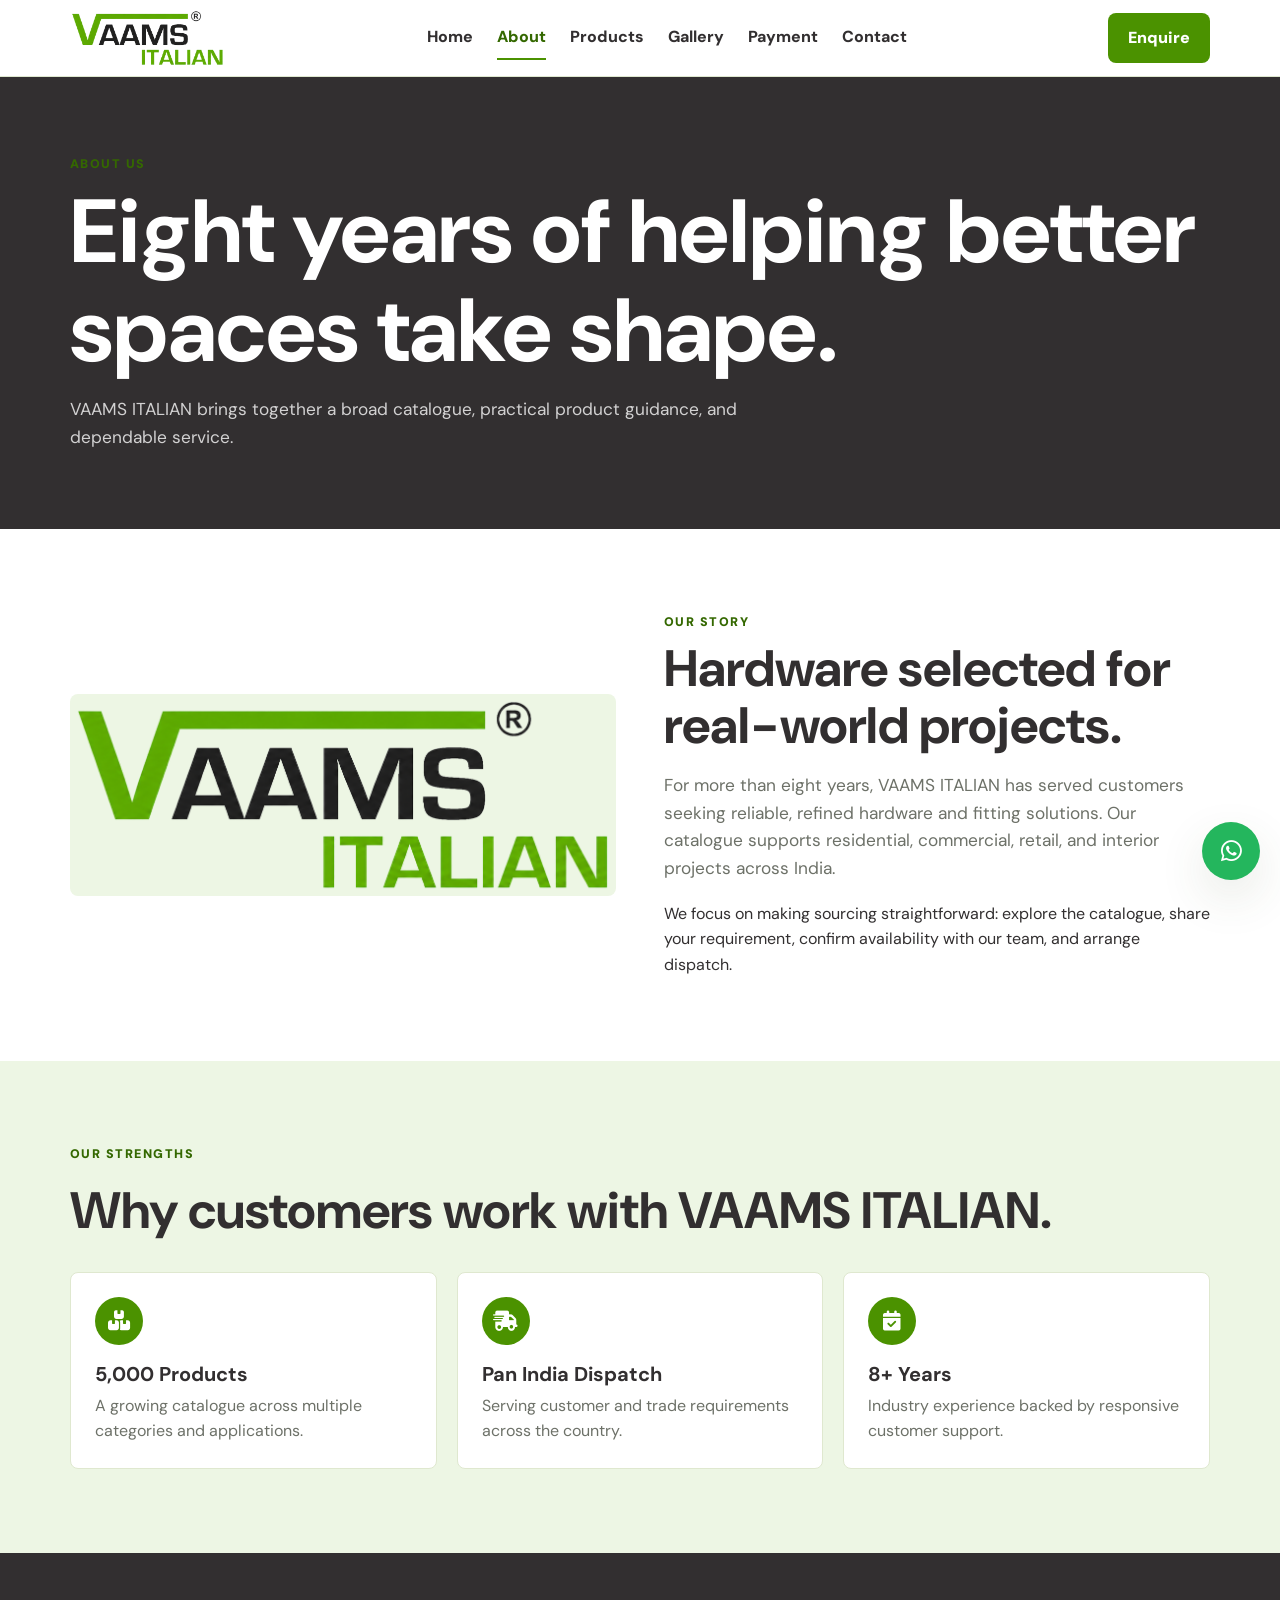
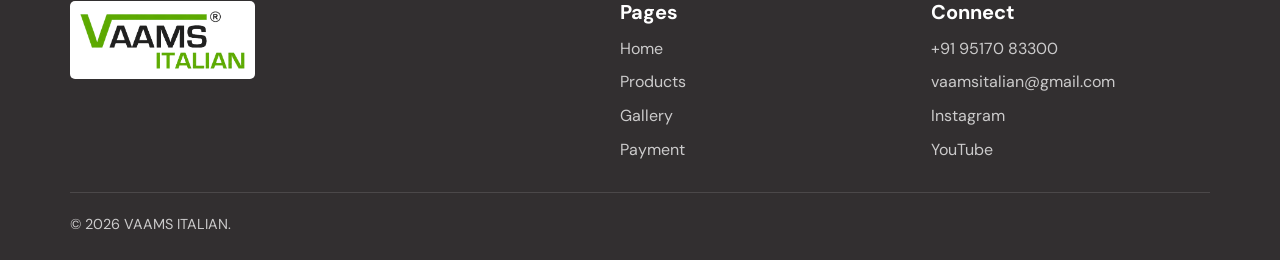
<file: about.html>
<!doctype html><html lang="en"><head><meta charset="utf-8"><meta name="viewport" content="width=device-width,initial-scale=1"><title>About | VAAMS ITALIAN</title><link rel="preconnect" href="https://fonts.googleapis.com"><link rel="preconnect" href="https://fonts.gstatic.com" crossorigin><link href="https://fonts.googleapis.com/css2?family=DM+Sans:wght@400;500;600;700;800;900&display=swap" rel="stylesheet"><link rel="stylesheet" href="https://cdnjs.cloudflare.com/ajax/libs/font-awesome/6.5.2/css/all.min.css"><link rel="stylesheet" href="style.css"></head><body>
<header class="site-header"><nav class="container nav"><a class="logo" href="index.html"><img src="assets/vaams-logo-transparent.png" alt="VAAMS ITALIAN"></a><div class="nav-links"><a href="index.html">Home</a><a href="about.html">About</a><a href="products.html">Products</a><a href="gallery.html">Gallery</a><a href="payment.html">Payment</a><a href="contact.html">Contact</a></div><div class="nav-actions"><a class="btn" data-whatsapp target="_blank">Enquire</a><button class="menu-toggle" aria-label="Open menu"><i class="fa-solid fa-bars"></i></button></div></nav></header>
<main><section class="page-hero"><div class="container"><p class="eyebrow">About us</p><h1>Eight years of helping better spaces take shape.</h1><p class="lead">VAAMS ITALIAN brings together a broad catalogue, practical product guidance, and dependable service.</p></div></section><section class="section"><div class="container split"><div class="brand-showcase"><img src="assets/vaams-logo-transparent.png" alt="VAAMS ITALIAN logo"></div><div><p class="eyebrow">Our story</p><h2>Hardware selected for real-world projects.</h2><p class="lead" style="margin-top:18px">For more than eight years, VAAMS ITALIAN has served customers seeking reliable, refined hardware and fitting solutions. Our catalogue supports residential, commercial, retail, and interior projects across India.</p><p style="margin-top:18px">We focus on making sourcing straightforward: explore the catalogue, share your requirement, confirm availability with our team, and arrange dispatch.</p></div></div></section><section class="section soft-section"><div class="container"><div class="section-head"><p class="eyebrow">Our strengths</p><h2>Why customers work with VAAMS ITALIAN.</h2></div><div class="feature-grid"><article class="feature-card"><span class="feature-icon"><i class="fa-solid fa-boxes-stacked"></i></span><h3>5,000 Products</h3><p>A growing catalogue across multiple categories and applications.</p></article><article class="feature-card"><span class="feature-icon"><i class="fa-solid fa-truck-fast"></i></span><h3>Pan India Dispatch</h3><p>Serving customer and trade requirements across the country.</p></article><article class="feature-card"><span class="feature-icon"><i class="fa-solid fa-calendar-check"></i></span><h3>8+ Years</h3><p>Industry experience backed by responsive customer support.</p></article></div></div></section></main>
<footer class="footer"><div class="container footer-grid"><div><img class="footer-logo" src="assets/vaams-logo-transparent.png" alt="VAAMS ITALIAN"></div><div><h3>Pages</h3><div class="footer-links"><a href="index.html">Home</a><a href="products.html">Products</a><a href="gallery.html">Gallery</a><a href="payment.html">Payment</a></div></div><div><h3>Connect</h3><div class="footer-links"><a data-phone></a><a data-email></a><a data-instagram target="_blank">Instagram</a><a data-youtube target="_blank">YouTube</a></div></div></div><div class="container footer-bottom">&copy; <span data-year></span> VAAMS ITALIAN.</div></footer><a class="floating-whatsapp" data-whatsapp target="_blank"><i class="fa-brands fa-whatsapp"></i></a><script src="app.js"></script></body></html>
</file>
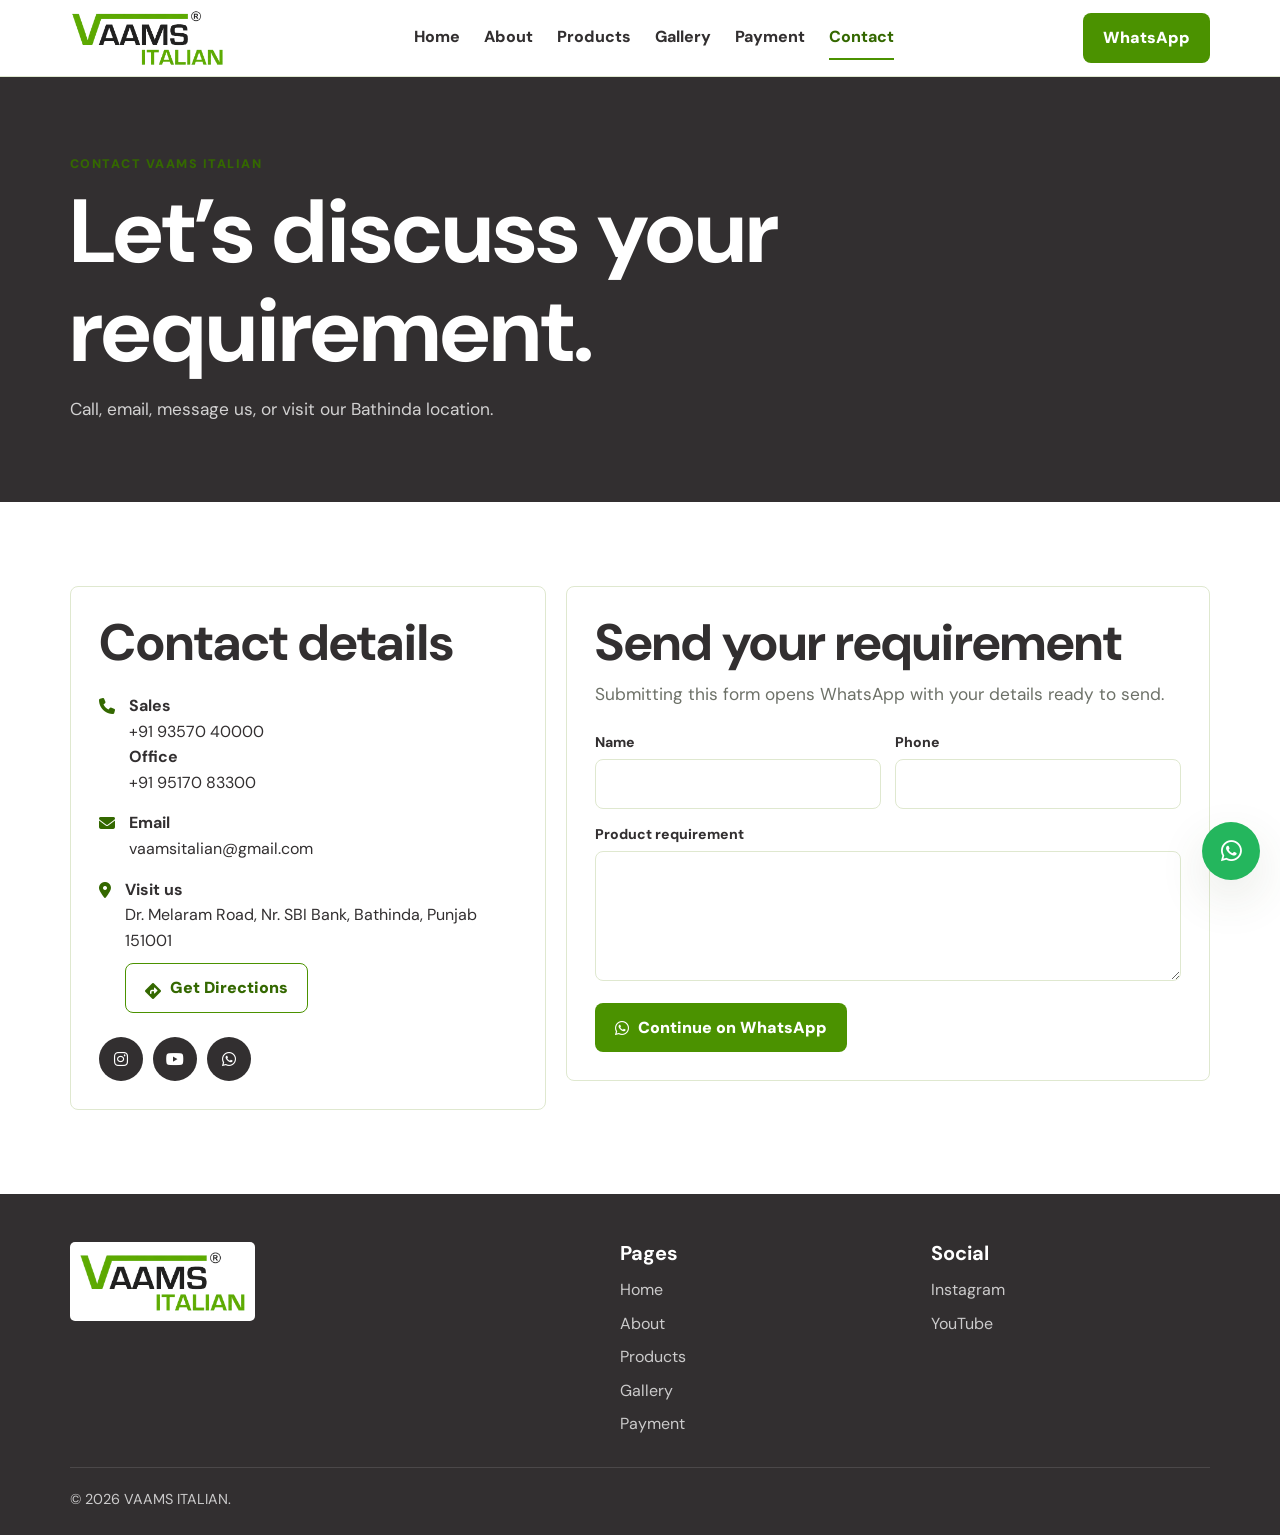
<file: contact.html>
<!doctype html><html lang="en"><head><meta charset="utf-8"><meta name="viewport" content="width=device-width,initial-scale=1"><title>Contact | VAAMS ITALIAN</title><link rel="preconnect" href="https://fonts.googleapis.com"><link rel="preconnect" href="https://fonts.gstatic.com" crossorigin><link href="https://fonts.googleapis.com/css2?family=DM+Sans:wght@400;500;600;700;800;900&display=swap" rel="stylesheet"><link rel="stylesheet" href="https://cdnjs.cloudflare.com/ajax/libs/font-awesome/6.5.2/css/all.min.css"><link rel="stylesheet" href="style.css"></head><body>
<header class="site-header"><nav class="container nav"><a class="logo" href="index.html"><img src="assets/vaams-logo-transparent.png" alt="VAAMS ITALIAN"></a><div class="nav-links"><a href="index.html">Home</a><a href="about.html">About</a><a href="products.html">Products</a><a href="gallery.html">Gallery</a><a href="payment.html">Payment</a><a href="contact.html">Contact</a></div><div class="nav-actions"><a class="btn" data-whatsapp target="_blank">WhatsApp</a><button class="menu-toggle" aria-label="Open menu"><i class="fa-solid fa-bars"></i></button></div></nav></header>
<main><section class="page-hero"><div class="container"><p class="eyebrow">Contact VAAMS ITALIAN</p><h1>Let’s discuss your requirement.</h1><p class="lead">Call, email, message us, or visit our Bathinda location.</p></div></section><section class="section"><div class="container contact-grid"><aside class="panel"><h2>Contact details</h2><div class="contact-list"><div class="contact-item"><i class="fa-solid fa-phone"></i><div><strong>Sales</strong><p><a data-sales-phone></a></p><strong style="margin-top:8px">Office</strong><p><a data-phone></a></p></div></div><div class="contact-item"><i class="fa-solid fa-envelope"></i><div><strong>Email</strong><p><a data-email></a></p></div></div><div class="contact-item"><i class="fa-solid fa-location-dot"></i><div><strong>Visit us</strong><p>Dr. Melaram Road, Nr. SBI Bank, Bathinda, Punjab 151001</p><p style="margin-top:10px"><a class="btn btn-outline" data-directions target="_blank"><i class="fa-solid fa-diamond-turn-right"></i> Get Directions</a></p></div></div></div><div class="socials"><a class="social-link" data-instagram target="_blank" aria-label="Instagram"><i class="fa-brands fa-instagram"></i></a><a class="social-link" data-youtube target="_blank" aria-label="YouTube"><i class="fa-brands fa-youtube"></i></a><a class="social-link" data-whatsapp target="_blank" aria-label="WhatsApp"><i class="fa-brands fa-whatsapp"></i></a></div></aside><section class="panel"><h2>Send your requirement</h2><p class="lead" style="margin:10px 0 22px">Submitting this form opens WhatsApp with your details ready to send.</p><form id="contact-form"><div class="form-grid"><div class="field"><label for="name">Name</label><input class="input" id="name" name="name" required></div><div class="field"><label for="phone">Phone</label><input class="input" id="phone" name="phone" required></div><div class="field full"><label for="message">Product requirement</label><textarea class="textarea" id="message" name="message" required></textarea></div><div class="field full"><button class="btn" type="submit"><i class="fa-brands fa-whatsapp"></i> Continue on WhatsApp</button></div></div></form></section></div></section></main>
<footer class="footer"><div class="container footer-grid"><div><img class="footer-logo" src="assets/vaams-logo-transparent.png" alt="VAAMS ITALIAN"></div><div><h3>Pages</h3><div class="footer-links"><a href="index.html">Home</a><a href="about.html">About</a><a href="products.html">Products</a><a href="gallery.html">Gallery</a><a href="payment.html">Payment</a></div></div><div><h3>Social</h3><div class="footer-links"><a data-instagram target="_blank">Instagram</a><a data-youtube target="_blank">YouTube</a></div></div></div><div class="container footer-bottom">&copy; <span data-year></span> VAAMS ITALIAN.</div></footer><a class="floating-whatsapp" data-whatsapp target="_blank"><i class="fa-brands fa-whatsapp"></i></a><script src="app.js"></script></body></html>
</file>
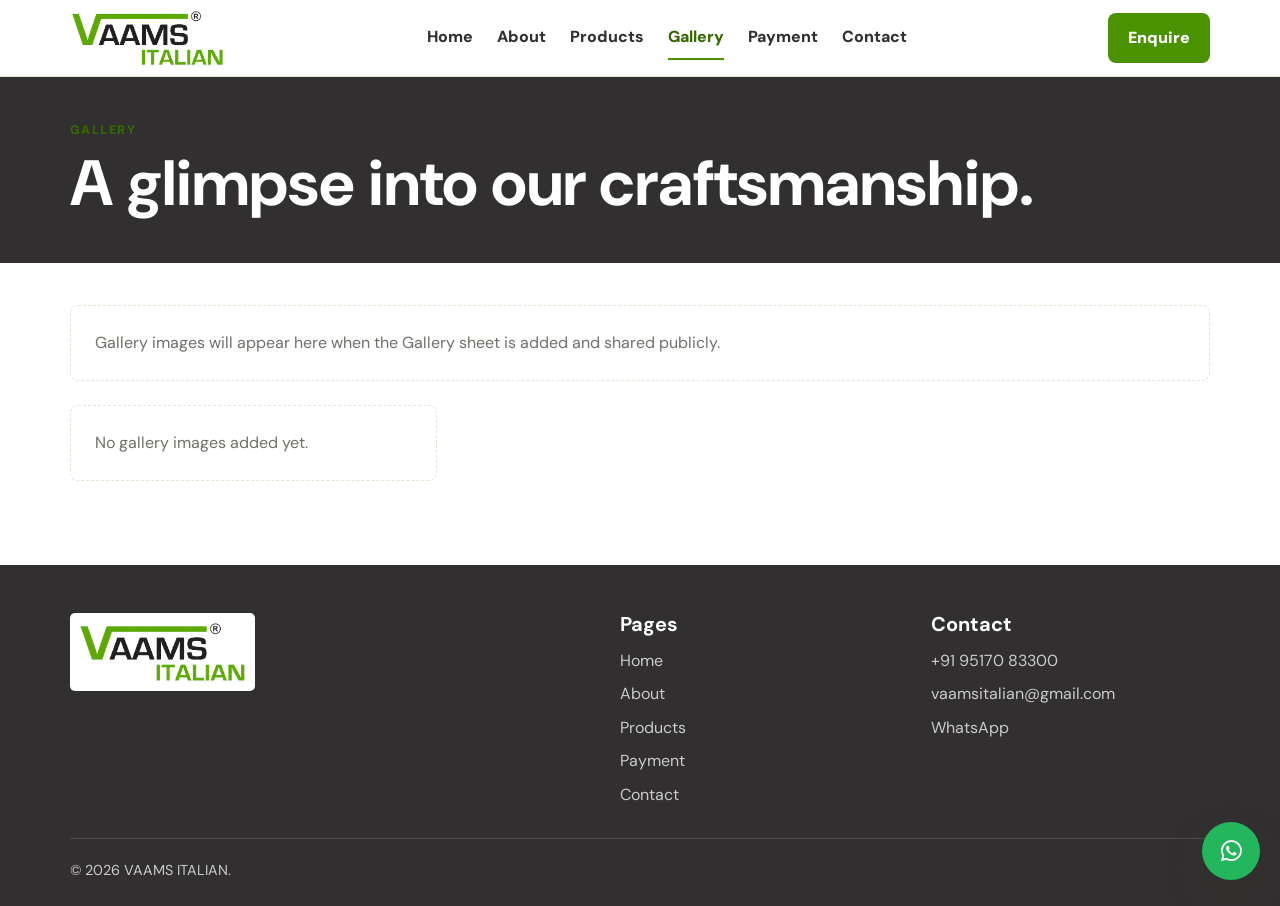
<file: gallery.html>
<!doctype html><html lang="en"><head><meta charset="utf-8"><meta name="viewport" content="width=device-width,initial-scale=1"><title>Gallery | VAAMS ITALIAN</title><meta name="description" content="View VAAMS ITALIAN hardware and fittings gallery images from Bathinda, Punjab."><link rel="preconnect" href="https://fonts.googleapis.com"><link rel="preconnect" href="https://fonts.gstatic.com" crossorigin><link href="https://fonts.googleapis.com/css2?family=DM+Sans:wght@400;500;600;700;800;900&display=swap" rel="stylesheet"><link rel="stylesheet" href="https://cdnjs.cloudflare.com/ajax/libs/font-awesome/6.5.2/css/all.min.css"><link rel="stylesheet" href="style.css"></head><body>
<header class="site-header"><nav class="container nav"><a class="logo" href="index.html"><img src="assets/vaams-logo-transparent.png" alt="VAAMS ITALIAN"></a><div class="nav-links"><a href="index.html">Home</a><a href="about.html">About</a><a href="products.html">Products</a><a href="gallery.html">Gallery</a><a href="payment.html">Payment</a><a href="contact.html">Contact</a></div><div class="nav-actions"><a class="btn" data-whatsapp target="_blank">Enquire</a><button class="menu-toggle" aria-label="Open menu"><i class="fa-solid fa-bars"></i></button></div></nav></header>
<main><section class="page-hero compact-hero"><div class="container"><p class="eyebrow">Gallery</p><h1>A glimpse into our craftsmanship.</h1></div></section><section class="section gallery-section"><div class="container"><p class="catalog-status" id="gallery-status" style="margin-bottom:24px"></p><div class="gallery-grid" id="gallery-grid"></div></div></section></main>
<footer class="footer"><div class="container footer-grid"><div><img class="footer-logo" src="assets/vaams-logo-transparent.png" alt="VAAMS ITALIAN"></div><div><h3>Pages</h3><div class="footer-links"><a href="index.html">Home</a><a href="about.html">About</a><a href="products.html">Products</a><a href="payment.html">Payment</a><a href="contact.html">Contact</a></div></div><div><h3>Contact</h3><div class="footer-links"><a data-phone></a><a data-email></a><a data-whatsapp target="_blank">WhatsApp</a></div></div></div><div class="container footer-bottom">&copy; <span data-year></span> VAAMS ITALIAN.</div></footer><a class="floating-whatsapp" data-whatsapp target="_blank"><i class="fa-brands fa-whatsapp"></i></a><script src="app.js"></script></body></html>
</file>
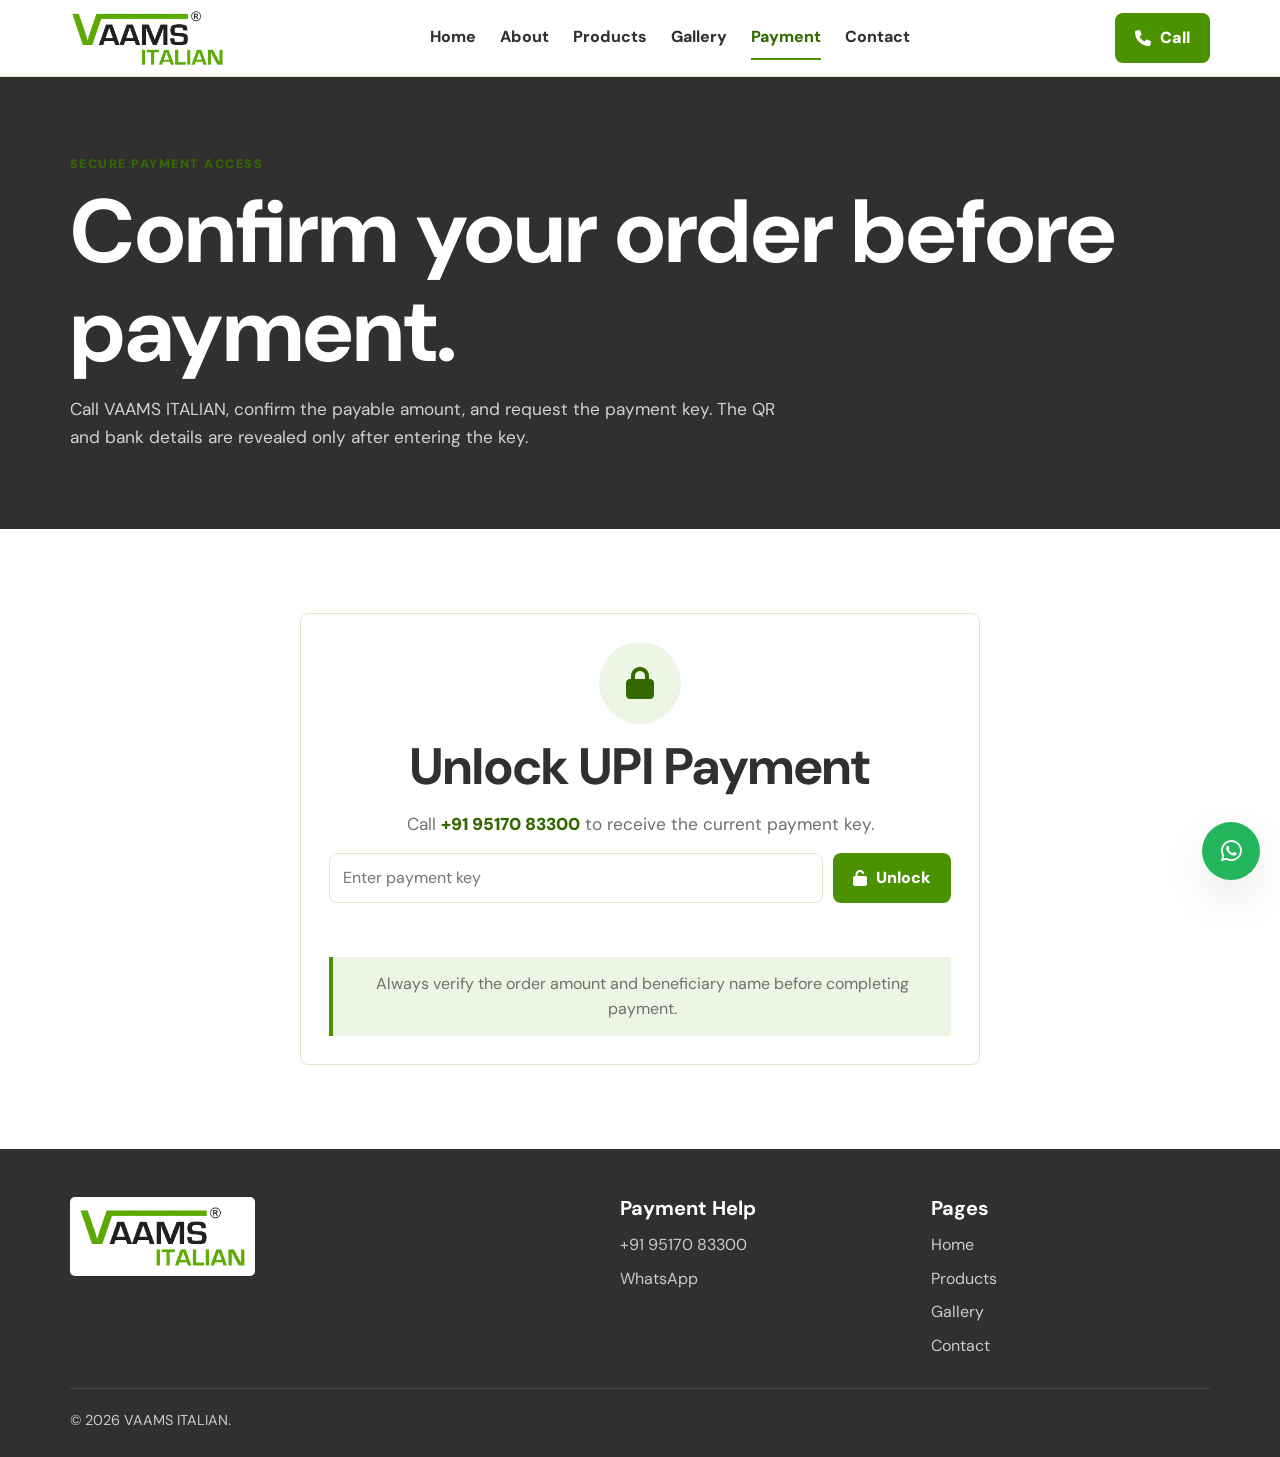
<file: payment.html>
<!doctype html><html lang="en"><head><meta charset="utf-8"><meta name="viewport" content="width=device-width,initial-scale=1"><title>Payment | VAAMS ITALIAN</title><link rel="preconnect" href="https://fonts.googleapis.com"><link rel="preconnect" href="https://fonts.gstatic.com" crossorigin><link href="https://fonts.googleapis.com/css2?family=DM+Sans:wght@400;500;600;700;800;900&display=swap" rel="stylesheet"><link rel="stylesheet" href="https://cdnjs.cloudflare.com/ajax/libs/font-awesome/6.5.2/css/all.min.css"><link rel="stylesheet" href="style.css"></head><body>
<header class="site-header"><nav class="container nav"><a class="logo" href="index.html"><img src="assets/vaams-logo-transparent.png" alt="VAAMS ITALIAN"></a><div class="nav-links"><a href="index.html">Home</a><a href="about.html">About</a><a href="products.html">Products</a><a href="gallery.html">Gallery</a><a href="payment.html">Payment</a><a href="contact.html">Contact</a></div><div class="nav-actions"><a class="btn" href="tel:+919517083300"><i class="fa-solid fa-phone"></i> Call</a><button class="menu-toggle" aria-label="Open menu"><i class="fa-solid fa-bars"></i></button></div></nav></header>
<main><section class="page-hero"><div class="container"><p class="eyebrow">Secure payment access</p><h1>Confirm your order before payment.</h1><p class="lead">Call VAAMS ITALIAN, confirm the payable amount, and request the payment key. The QR and bank details are revealed only after entering the key.</p></div></section><section class="section"><div class="container payment-grid"><article class="panel"><div class="lock-box"><span class="lock-icon"><i class="fa-solid fa-lock"></i></span><h2>Unlock UPI Payment</h2><p class="lead">Call <a data-phone style="color:var(--green-dark);font-weight:900"></a> to receive the current payment key.</p><form id="payment-lock"><div class="unlock-row"><input class="input" type="password" id="payment-key" placeholder="Enter payment key" required><button class="btn" type="submit"><i class="fa-solid fa-unlock"></i> Unlock</button></div></form><p class="status-message" id="payment-status"></p><div class="payment-note">Always verify the order amount and beneficiary name before completing payment.</div></div></article><article class="panel payment-reveal" id="payment-reveal"><p class="eyebrow">VAAMS ITALIAN UPI</p><h2>Scan to pay</h2><img id="upi-qr" alt="VAAMS ITALIAN UPI QR"><p class="upi-id-row">UPI ID: <strong id="upi-id"></strong></p><a class="btn" id="upi-link"><i class="fa-solid fa-mobile-screen-button"></i> Open UPI App</a><div class="bank-details"><h3>Bank Transfer Details</h3><dl><div><dt>Company</dt><dd>VAAMS ITALIAN PVT. LTD.</dd></div><div><dt>Account Number</dt><dd>367005500350</dd></div><div><dt>Bank Name</dt><dd>ICICI BANK LTD</dd></div><div><dt>IFSC Code</dt><dd>ICIC0003670</dd></div></dl></div><button class="btn btn-outline" id="lock-again" type="button"><i class="fa-solid fa-lock"></i> Lock Again</button></article></div></section></main>
<footer class="footer"><div class="container footer-grid"><div><img class="footer-logo" src="assets/vaams-logo-transparent.png" alt="VAAMS ITALIAN"></div><div><h3>Payment Help</h3><div class="footer-links"><a data-phone></a><a data-whatsapp target="_blank">WhatsApp</a></div></div><div><h3>Pages</h3><div class="footer-links"><a href="index.html">Home</a><a href="products.html">Products</a><a href="gallery.html">Gallery</a><a href="contact.html">Contact</a></div></div></div><div class="container footer-bottom">&copy; <span data-year></span> VAAMS ITALIAN.</div></footer><a class="floating-whatsapp" data-whatsapp target="_blank"><i class="fa-brands fa-whatsapp"></i></a><script src="app.js"></script></body></html>
</file>
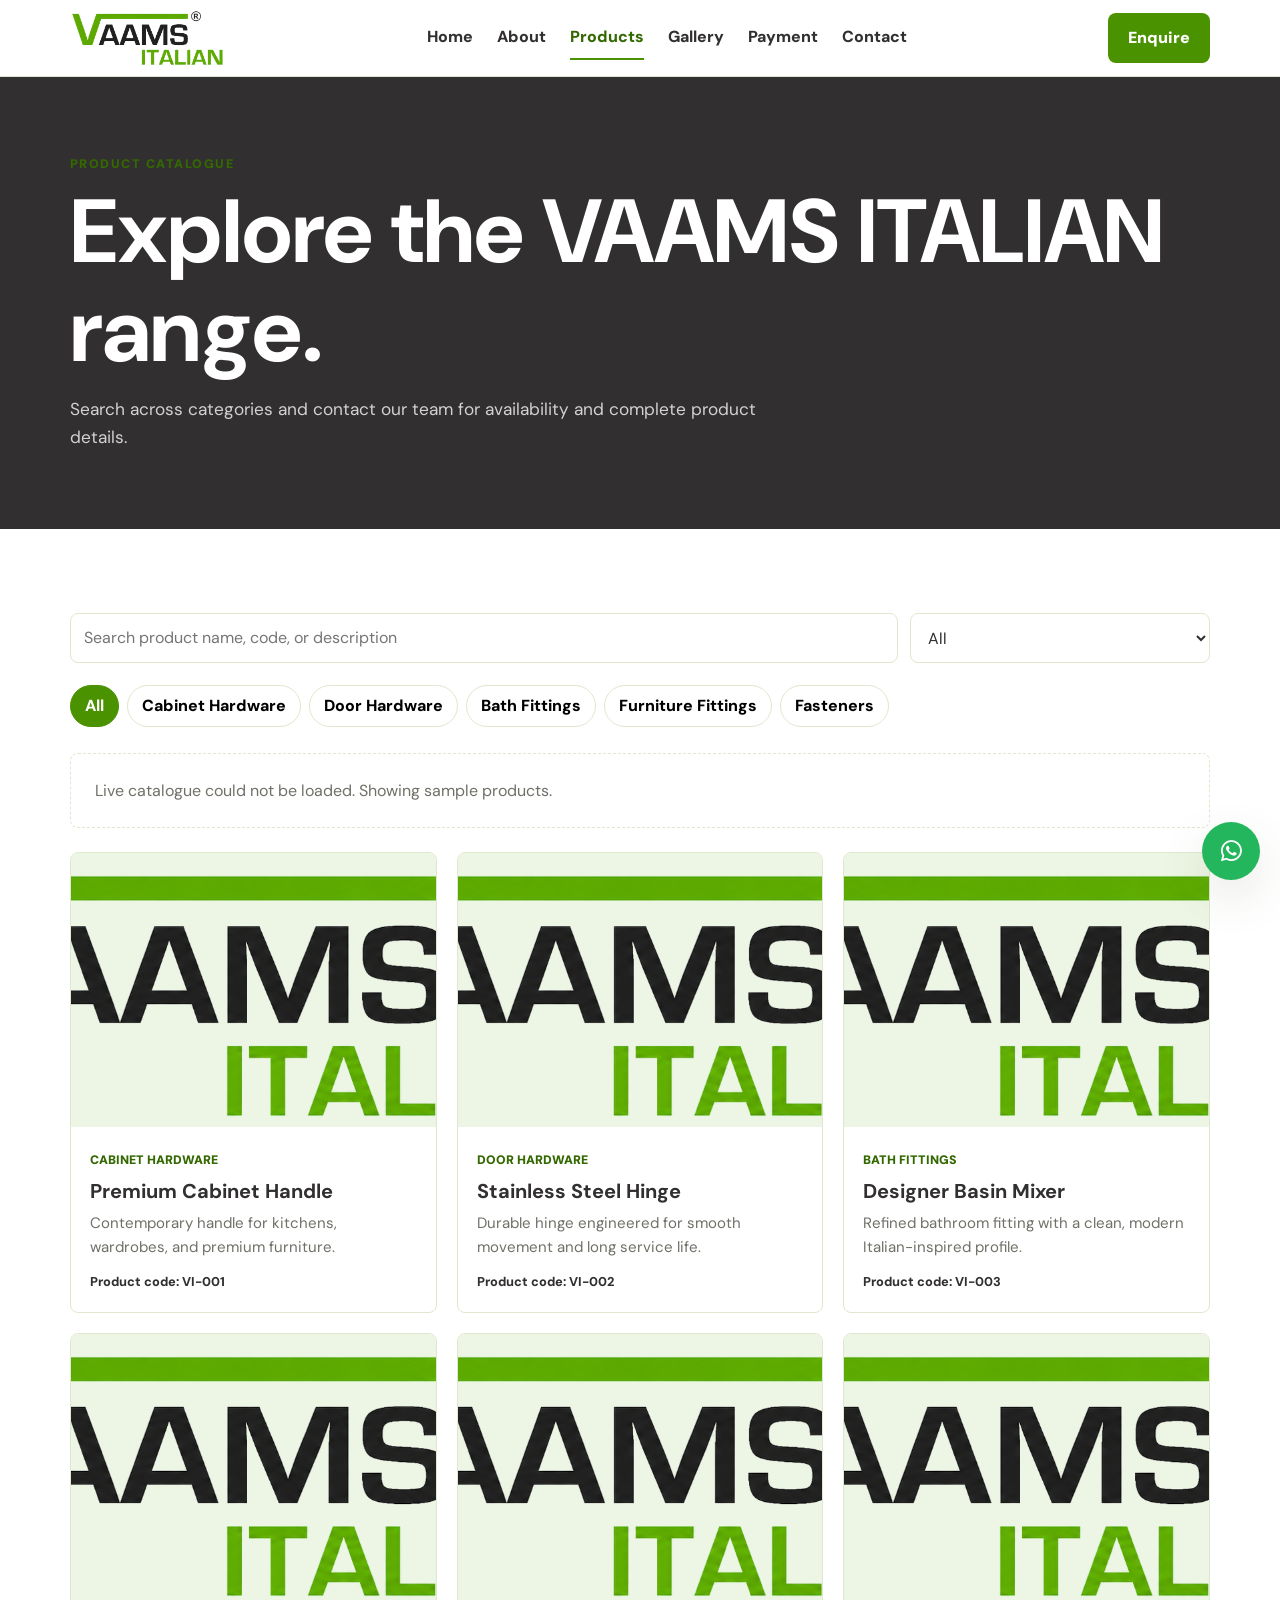
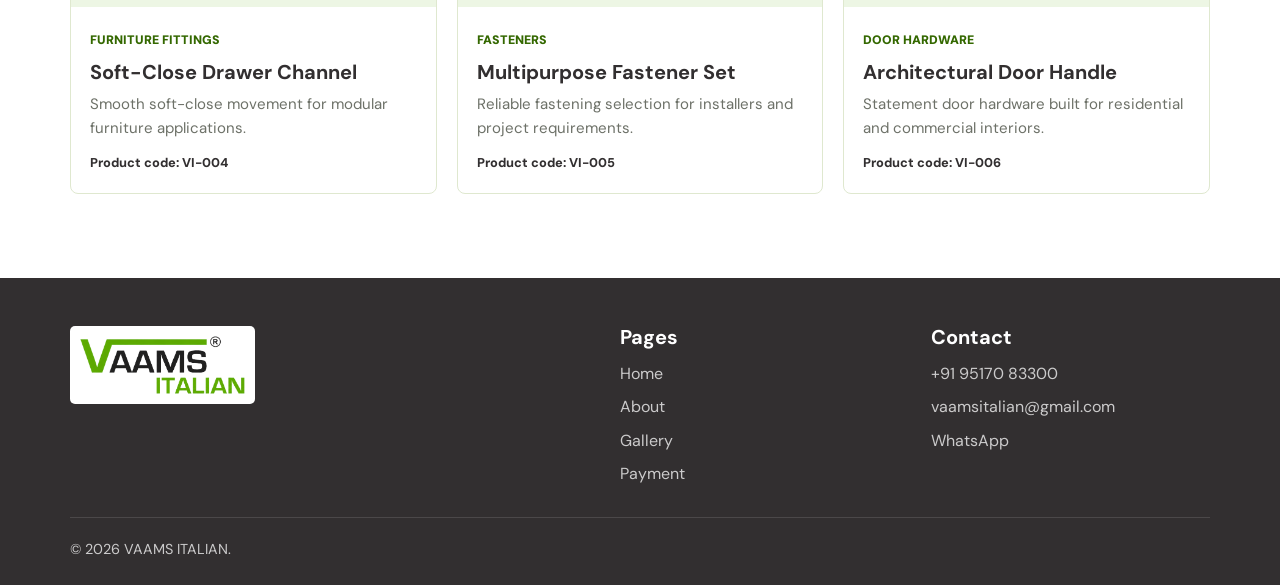
<file: products.html>
<!doctype html><html lang="en"><head><meta charset="utf-8"><meta name="viewport" content="width=device-width,initial-scale=1"><title>Products | VAAMS ITALIAN</title><link rel="preconnect" href="https://fonts.googleapis.com"><link rel="preconnect" href="https://fonts.gstatic.com" crossorigin><link href="https://fonts.googleapis.com/css2?family=DM+Sans:wght@400;500;600;700;800;900&display=swap" rel="stylesheet"><link rel="stylesheet" href="https://cdnjs.cloudflare.com/ajax/libs/font-awesome/6.5.2/css/all.min.css"><link rel="stylesheet" href="style.css"></head><body>
<header class="site-header"><nav class="container nav"><a class="logo" href="index.html"><img src="assets/vaams-logo-transparent.png" alt="VAAMS ITALIAN"></a><div class="nav-links"><a href="index.html">Home</a><a href="about.html">About</a><a href="products.html">Products</a><a href="gallery.html">Gallery</a><a href="payment.html">Payment</a><a href="contact.html">Contact</a></div><div class="nav-actions"><a class="btn" data-whatsapp target="_blank">Enquire</a><button class="menu-toggle" aria-label="Open menu"><i class="fa-solid fa-bars"></i></button></div></nav></header>
<main><section class="page-hero"><div class="container"><p class="eyebrow">Product catalogue</p><h1>Explore the VAAMS ITALIAN range.</h1><p class="lead">Search across categories and contact our team for availability and complete product details.</p></div></section><section class="section"><div class="container"><div class="catalog-toolbar"><input class="input" id="product-search" placeholder="Search product name, code, or description"><select class="select" id="category-select" aria-label="Select product category"></select></div><div class="category-tabs" id="category-tabs"></div><p class="catalog-status" id="catalog-status" style="margin-bottom:24px"></p><div class="product-grid" id="product-grid"></div></div></section></main>
<footer class="footer"><div class="container footer-grid"><div><img class="footer-logo" src="assets/vaams-logo-transparent.png" alt="VAAMS ITALIAN"></div><div><h3>Pages</h3><div class="footer-links"><a href="index.html">Home</a><a href="about.html">About</a><a href="gallery.html">Gallery</a><a href="payment.html">Payment</a></div></div><div><h3>Contact</h3><div class="footer-links"><a data-phone></a><a data-email></a><a data-whatsapp target="_blank">WhatsApp</a></div></div></div><div class="container footer-bottom">&copy; <span data-year></span> VAAMS ITALIAN.</div></footer><a class="floating-whatsapp" data-whatsapp target="_blank"><i class="fa-brands fa-whatsapp"></i></a><script src="app.js"></script></body></html>
</file>
<file: style.css>
:root {
  --green: #4b9200;
  --green-dark: #346800;
  --green-soft: #edf6e4;
  --charcoal: #322f30;
  --muted: #6d7168;
  --white: #fff;
  --line: #dfe8cf;
  --shadow: 0 18px 48px rgba(67, 82, 39, .12);
  --radius: 8px;
}

* { box-sizing: border-box; }
html { scroll-behavior: smooth; }
body {
  margin: 0;
  color: var(--charcoal);
  background: var(--white);
  font-family: "DM Sans", system-ui, sans-serif;
  line-height: 1.6;
}
body.menu-open { overflow: hidden; }
a { color: inherit; text-decoration: none; }
img { display: block; max-width: 100%; }
button, input, select, textarea { font: inherit; }
button { cursor: pointer; }
.container { width: min(1140px, calc(100% - 32px)); margin: 0 auto; }
.section { padding: 84px 0; }
.soft-section { background: var(--green-soft); }
.eyebrow {
  margin: 0 0 8px;
  color: var(--green-dark);
  font-size: .78rem;
  font-weight: 900;
  letter-spacing: .12em;
  text-transform: uppercase;
}
h1, h2, h3 { margin: 0; line-height: 1.1; letter-spacing: 0; }
h1 { font-size: clamp(2.65rem, 7vw, 5.7rem); }
h2 { font-size: clamp(2rem, 4vw, 3.35rem); }
h3 { font-size: 1.25rem; }
p { margin: 0; }
.lead { color: var(--muted); font-size: 1.08rem; max-width: 720px; }
.section-head { display: grid; gap: 10px; margin-bottom: 32px; }
.btn {
  display: inline-flex;
  align-items: center;
  justify-content: center;
  gap: 9px;
  min-height: 46px;
  padding: 11px 19px;
  border: 1px solid transparent;
  border-radius: var(--radius);
  color: #fff;
  background: var(--green);
  font-weight: 900;
  transition: .2s ease;
}
.btn:hover { background: var(--green-dark); color: #fff; transform: translateY(-1px); }
.btn-outline { border-color: var(--green); background: transparent; color: var(--green-dark); }
.btn-outline:hover { background: var(--green); color: #fff; }
.btn-white { background: #fff; color: var(--charcoal); }
.btn-white:hover { background: var(--green); color: #fff; }

.site-header {
  position: sticky;
  top: 0;
  z-index: 50;
  background: rgba(255,255,255,.96);
  border-bottom: 1px solid var(--line);
  backdrop-filter: blur(14px);
}
.nav { min-height: 76px; display: flex; align-items: center; justify-content: space-between; gap: 22px; }
.logo { display: flex; align-items: center; width: 155px; height: 58px; }
.logo img { width: 100%; height: 100%; object-fit: contain; }
.nav-links { display: flex; align-items: center; gap: 24px; font-weight: 800; }
.nav-links a { padding: 8px 0; border-bottom: 2px solid transparent; }
.nav-links a:hover, .nav-links a.active { color: var(--green-dark); border-color: var(--green); }
.nav-actions { display: flex; gap: 10px; }
.menu-toggle {
  display: none;
  width: 44px;
  height: 44px;
  border: 1px solid var(--line);
  border-radius: var(--radius);
  background: #fff;
  color: var(--charcoal);
}

.hero {
  min-height: calc(100vh - 76px);
  display: grid;
  align-items: center;
  overflow: hidden;
  background: var(--charcoal);
  color: #fff;
  position: relative;
}
.hero::after {
  content: "";
  position: absolute;
  inset: 0;
  background: linear-gradient(90deg, rgba(50,47,48,.94), rgba(50,47,48,.66) 55%, rgba(50,47,48,.25));
}
.hero-bg { position: absolute; inset: 0; width: 100%; height: 100%; object-fit: cover; opacity: .75; }
.hero-content { position: relative; z-index: 2; padding: 90px 0; }
.hero-copy { max-width: 780px; display: grid; gap: 22px; }
.hero-copy .lead { color: rgba(255,255,255,.82); font-size: 1.18rem; }
.hero-actions { display: flex; flex-wrap: wrap; gap: 12px; }
.hero-brand { color: var(--green); }
.page-hero { padding: 78px 0; background: var(--charcoal); color: #fff; }
.page-hero .lead { margin-top: 16px; color: rgba(255,255,255,.78); }
.compact-hero { padding: 44px 0; }
.compact-hero h1 { font-size: clamp(2.2rem, 5vw, 4.1rem); }
.gallery-section { padding-top: 42px; }

.usp-grid, .feature-grid, .product-grid, .gallery-grid, .contact-grid, .payment-grid {
  display: grid;
  gap: 20px;
}
.video-grid { display: grid; grid-template-columns: repeat(2, minmax(0, 1fr)); gap: 20px; }
.video-card { overflow: hidden; border: 1px solid var(--line); border-radius: var(--radius); background: #fff; box-shadow: var(--shadow); }
.video-card iframe, .video-card video { display: block; width: 100%; aspect-ratio: 16 / 9; border: 0; object-fit: cover; background: var(--charcoal); }
.video-copy { padding: 18px; }
.video-copy p { margin-top: 7px; color: var(--muted); }
.video-link-card {
  display: grid; place-items: center; align-content: center; gap: 10px;
  width: 100%; aspect-ratio: 16 / 9; padding: 24px; text-align: center;
  background: var(--charcoal); color: #fff;
}
.video-link-card i { color: var(--green); font-size: 2.8rem; }
.video-link-card span { color: rgba(255,255,255,.7); font-size: .9rem; max-width: 340px; }
.video-link-card:hover strong { color: var(--green); }
.video-copy { padding: 18px; }
.video-copy p { margin-top: 7px; color: var(--muted); }
.usp-grid { grid-template-columns: repeat(3, minmax(0, 1fr)); margin-top: -42px; position: relative; z-index: 3; }
.usp-card, .feature-card, .product-card, .gallery-card, .panel {
  border: 1px solid var(--line);
  border-radius: var(--radius);
  background: #fff;
  box-shadow: var(--shadow);
}
.usp-card { padding: 25px; display: flex; align-items: center; gap: 16px; }
.usp-icon, .feature-icon {
  display: grid; place-items: center; flex: 0 0 auto;
  width: 48px; height: 48px; border-radius: 50%;
  background: var(--green); color: #fff; font-size: 1.25rem;
}
.usp-card strong { display: block; font-size: 1.45rem; }
.usp-card span { color: var(--muted); }
.usp-card .usp-icon { color: #fff; }
.split { display: grid; grid-template-columns: 1fr 1fr; gap: 48px; align-items: center; }
.brand-showcase { overflow: hidden; background: var(--green-soft); border-radius: var(--radius); }
.brand-showcase img { display: block; width: 100%; height: auto; }
.feature-grid { grid-template-columns: repeat(3, minmax(0, 1fr)); }
.feature-card { padding: 24px; box-shadow: none; }
.feature-card .feature-icon { margin-bottom: 18px; }
.feature-card p { margin-top: 8px; color: var(--muted); }
.cta-band { padding: 44px 0; background: var(--green); }
.cta-inner { display: flex; align-items: center; justify-content: space-between; gap: 24px; }

.catalog-toolbar {
  display: grid;
  grid-template-columns: minmax(220px, 1fr) minmax(200px, 300px);
  gap: 12px;
  margin-bottom: 22px;
}
.input, .select, .textarea {
  width: 100%;
  min-height: 46px;
  padding: 11px 13px;
  border: 1px solid var(--line);
  border-radius: var(--radius);
  background: #fff;
  color: var(--charcoal);
  outline: none;
}
.input:focus, .select:focus, .textarea:focus { border-color: var(--green-dark); box-shadow: 0 0 0 3px rgba(168,214,63,.2); }
.category-tabs { display: flex; flex-wrap: wrap; gap: 8px; margin-bottom: 26px; }
.category-tab {
  min-height: 38px; padding: 7px 14px; border: 1px solid var(--line);
  border-radius: 999px; background: #fff; font-weight: 800;
}
.category-tab.active, .category-tab:hover { border-color: var(--green); background: var(--green); color: #fff; }
.product-grid { grid-template-columns: repeat(3, minmax(0, 1fr)); }
.product-card { overflow: hidden; box-shadow: none; }
.product-card img { display: block; width: 100%; aspect-ratio: 4 / 3; object-fit: cover; background: var(--green-soft); }
.product-content { padding: 19px; }
.product-category { display: inline-block; margin-bottom: 10px; color: var(--green-dark); font-size: .77rem; font-weight: 900; text-transform: uppercase; }
.product-card p { margin-top: 9px; color: var(--muted); font-size: .94rem; }
.product-code { margin-top: 13px; font-size: .8rem; font-weight: 800; }
.catalog-status { padding: 24px; border: 1px dashed var(--line); border-radius: var(--radius); color: var(--muted); }
.catalog-status:empty { display: none; }
.gallery-grid { grid-template-columns: repeat(3, minmax(0, 1fr)); align-items: start; }
.gallery-card { overflow: hidden; box-shadow: none; }
.gallery-card img { display: block; width: 100%; aspect-ratio: 4 / 3; object-fit: cover; background: var(--green-soft); transition: transform .25s ease; }
.gallery-card a:hover img { transform: scale(1.03); }
.gallery-copy { padding: 18px; }
.gallery-copy span { display: inline-block; margin-bottom: 8px; color: var(--green-dark); font-size: .76rem; font-weight: 900; text-transform: uppercase; }
.gallery-copy p { margin-top: 8px; color: var(--muted); font-size: .94rem; }

.payment-grid { grid-template-columns: minmax(0, 680px); justify-content: center; align-items: start; }
.payment-grid:has(.payment-reveal.visible) { grid-template-columns: minmax(0, 520px) minmax(0, 520px); }
.panel { padding: 28px; box-shadow: none; }
.panel p + p { margin-top: 10px; }
.lock-box { display: grid; gap: 15px; text-align: center; }
.lock-icon { display: grid; place-items: center; width: 82px; height: 82px; margin: 0 auto; border-radius: 50%; background: var(--green-soft); color: var(--green-dark); font-size: 2rem; }
.unlock-row { display: grid; grid-template-columns: 1fr auto; gap: 10px; }
.payment-reveal { display: none; text-align: center; }
.payment-reveal.visible { display: grid; gap: 18px; }
.payment-reveal img { width: min(240px, 100%); height: auto; aspect-ratio: 1; margin: 0 auto; border: 12px solid var(--green-soft); }
.upi-id-row { overflow-wrap: anywhere; }
.bank-details { padding: 20px; border: 1px solid var(--line); border-radius: var(--radius); background: var(--green-soft); text-align: left; }
.bank-details h3 { margin-bottom: 14px; color: var(--green-dark); }
.bank-details dl { display: grid; gap: 9px; margin: 0; }
.bank-details dl div { display: grid; grid-template-columns: 130px minmax(0, 1fr); gap: 12px; padding-bottom: 9px; border-bottom: 1px solid var(--line); }
.bank-details dl div:last-child { padding-bottom: 0; border-bottom: 0; }
.bank-details dt { color: var(--muted); font-weight: 700; }
.bank-details dd { min-width: 0; margin: 0; overflow-wrap: anywhere; font-weight: 900; }
.payment-note { padding: 14px; border-left: 4px solid var(--green); background: var(--green-soft); color: var(--muted); }
.status-message { min-height: 24px; color: #a02727; font-weight: 800; }

.contact-grid { grid-template-columns: .85fr 1.15fr; align-items: start; }
.contact-list { display: grid; gap: 15px; margin-top: 22px; }
.contact-item { display: flex; gap: 14px; align-items: flex-start; }
.contact-item i { color: var(--green-dark); margin-top: 5px; }
.socials { display: flex; gap: 10px; margin-top: 24px; }
.social-link { display: grid; place-items: center; width: 44px; height: 44px; border-radius: 50%; background: var(--charcoal); color: #fff; }
.social-link:hover { background: var(--green); color: #fff; }
.form-grid { display: grid; grid-template-columns: 1fr 1fr; gap: 14px; }
.field.full { grid-column: 1 / -1; }
label { display: block; margin-bottom: 6px; font-size: .88rem; font-weight: 800; }
.textarea { min-height: 130px; resize: vertical; }

.footer { padding: 48px 0 24px; background: var(--charcoal); color: rgba(255,255,255,.75); }
.footer-grid { display: grid; grid-template-columns: 1.3fr .7fr .7fr; gap: 32px; }
.footer-logo { width: 185px; padding: 8px; background: #fff; border-radius: 5px; }
.footer h3 { color: #fff; margin-bottom: 13px; }
.footer-links { display: grid; gap: 8px; }
.footer a:hover { color: var(--green); }
.footer-bottom { margin-top: 30px; padding-top: 20px; border-top: 1px solid rgba(255,255,255,.12); font-size: .9rem; }
.floating-whatsapp {
  position: fixed; right: 20px; bottom: 20px; z-index: 30;
  display: grid; place-items: center; width: 58px; height: 58px;
  border-radius: 50%; background: #24b65d; color: #fff; font-size: 1.5rem; box-shadow: var(--shadow);
}

@media (max-width: 900px) {
  .menu-toggle { display: grid; place-items: center; }
  .nav-actions .btn { display: none; }
  .nav-links {
    position: fixed; inset: 76px 0 auto 0; display: none; flex-direction: column;
    align-items: stretch; padding: 22px; background: #fff; border-bottom: 1px solid var(--line);
  }
  .nav-links.open { display: flex; }
  .nav-links a { padding: 11px 0; }
  .usp-grid, .feature-grid, .product-grid, .gallery-grid { grid-template-columns: repeat(2, minmax(0, 1fr)); }
  .split, .contact-grid, .payment-grid, .payment-grid:has(.payment-reveal.visible) { grid-template-columns: minmax(0, 1fr); }
  .payment-grid:has(.payment-reveal.visible) { max-width: 680px; }
  .footer-grid { grid-template-columns: 1fr 1fr; }
}

@media (max-width: 620px) {
  .container { width: min(100% - 24px, 1140px); }
  .section { padding: 54px 0; }
  .page-hero { padding: 54px 0; }
  .compact-hero { padding: 36px 0; }
  .gallery-section { padding-top: 30px; }
  h1 { font-size: clamp(2.35rem, 12vw, 3.25rem); }
  h2 { font-size: clamp(1.85rem, 9vw, 2.6rem); }
  .nav { min-height: 68px; }
  .logo { width: 132px; height: 52px; }
  .nav-links { inset-block-start: 68px; }
  .hero { min-height: auto; }
  .hero-content { padding: 74px 0; }
  .hero-actions, .hero-actions .btn { width: 100%; }
  .usp-grid { margin-top: 0; padding-top: 18px; }
  .usp-grid, .feature-grid, .product-grid, .gallery-grid, .footer-grid, .form-grid { grid-template-columns: 1fr; }
  .product-grid, .gallery-grid { gap: 16px; }
  .product-card img, .gallery-card img { min-height: 210px; }
  .product-content, .gallery-copy { padding: 16px; }
  .product-card h3, .gallery-card h3 { font-size: 1.18rem; }
  .usp-card { padding: 20px; }
  .video-grid { grid-template-columns: 1fr; }
  .catalog-toolbar, .unlock-row { grid-template-columns: 1fr; }
  .panel { min-width: 0; padding: 20px; }
  .payment-grid { width: min(100% - 20px, 1140px); }
  .payment-reveal.visible { gap: 15px; }
  .payment-reveal .btn, .unlock-row .btn { width: 100%; }
  .bank-details { padding: 16px; }
  .bank-details dl div { grid-template-columns: 1fr; gap: 1px; }
  .cta-inner .btn { width: 100%; }
  .cta-inner { align-items: flex-start; flex-direction: column; }
  .field.full { grid-column: auto; }
  .floating-whatsapp { right: 14px; bottom: 14px; width: 52px; height: 52px; }
}
</file>
